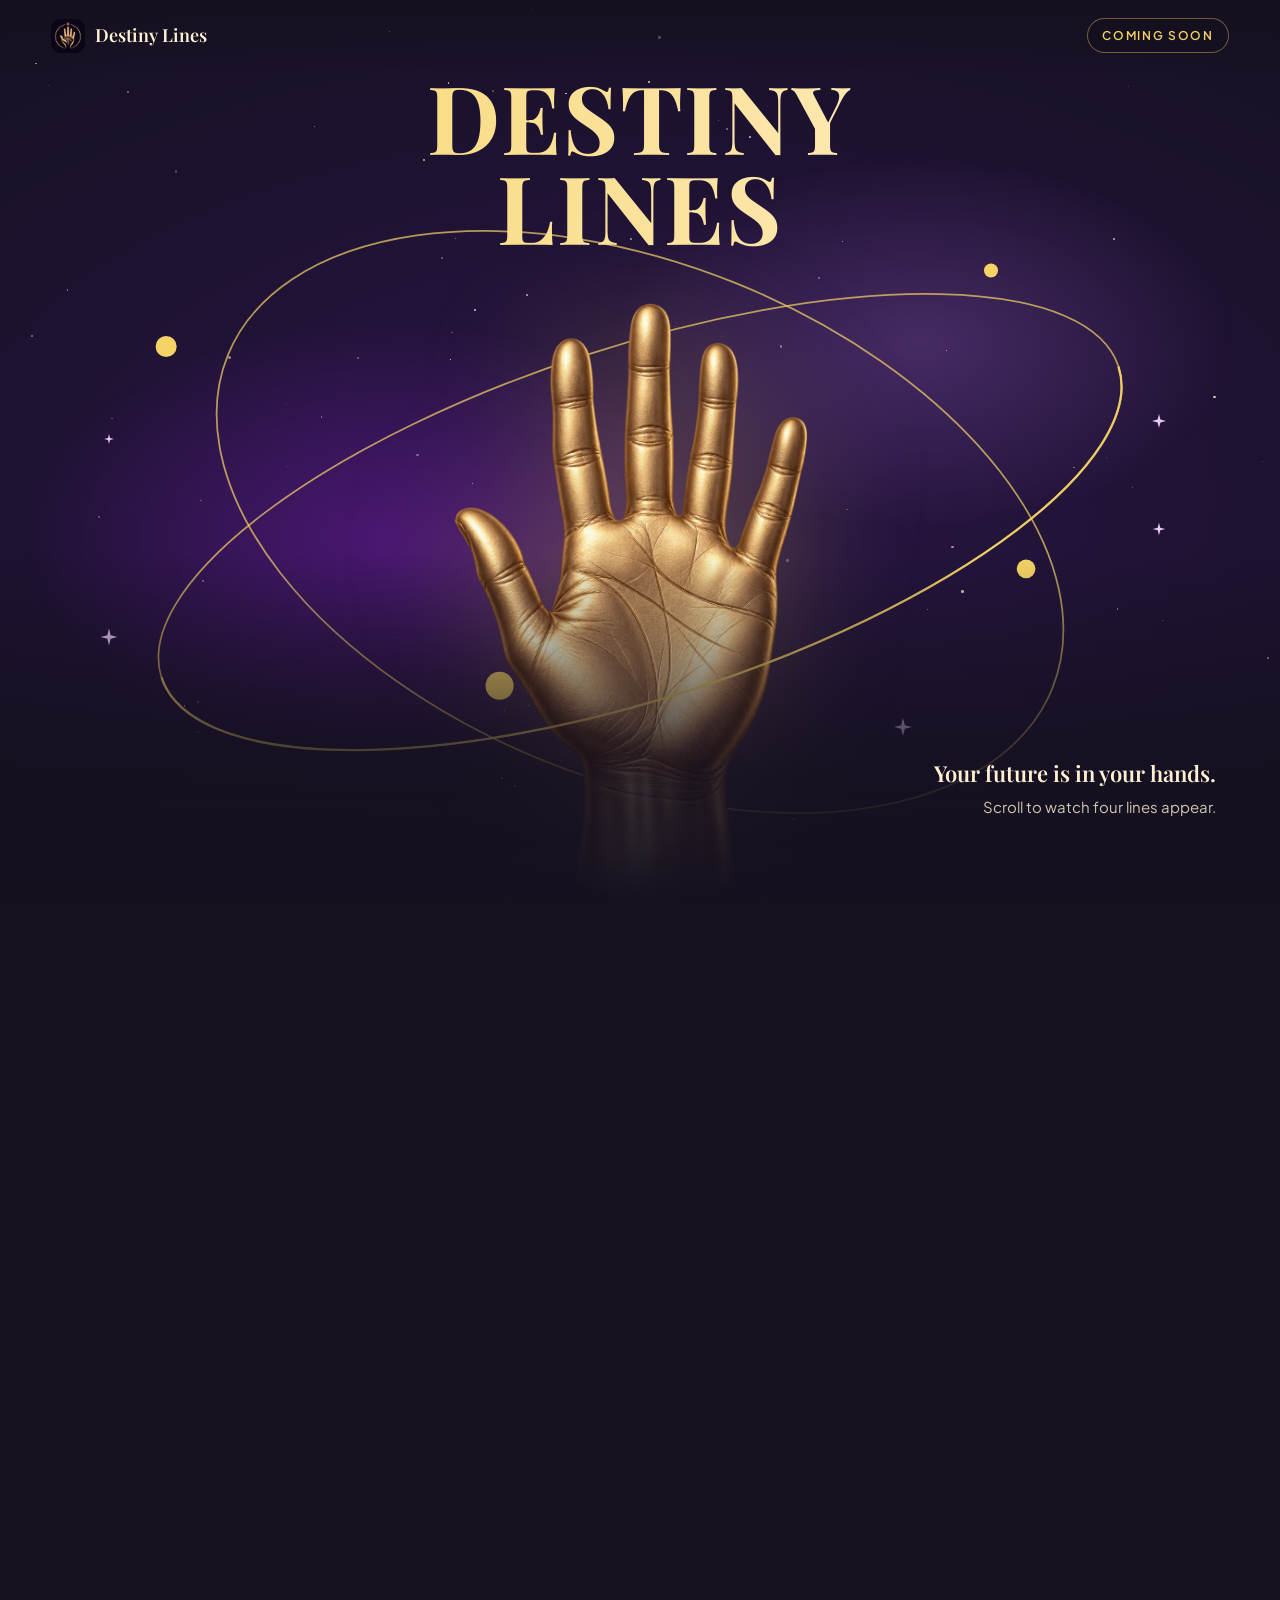
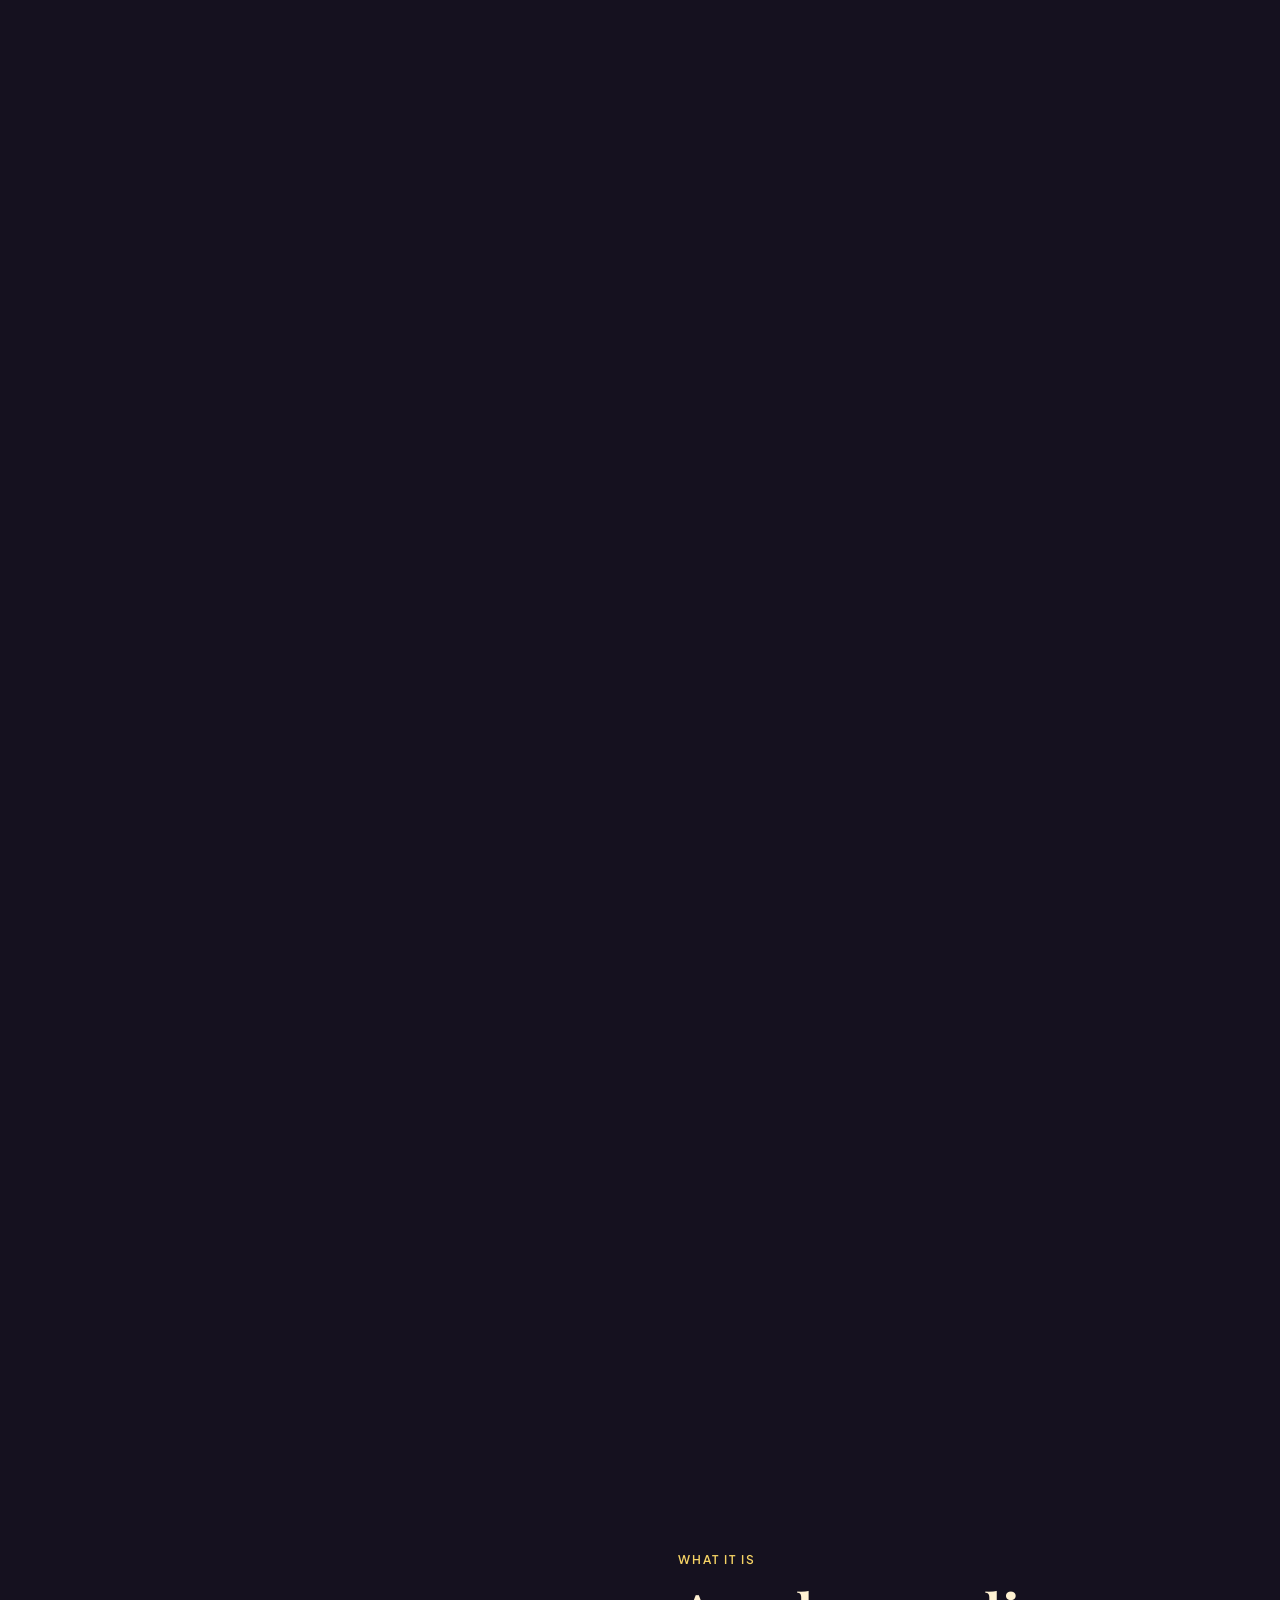
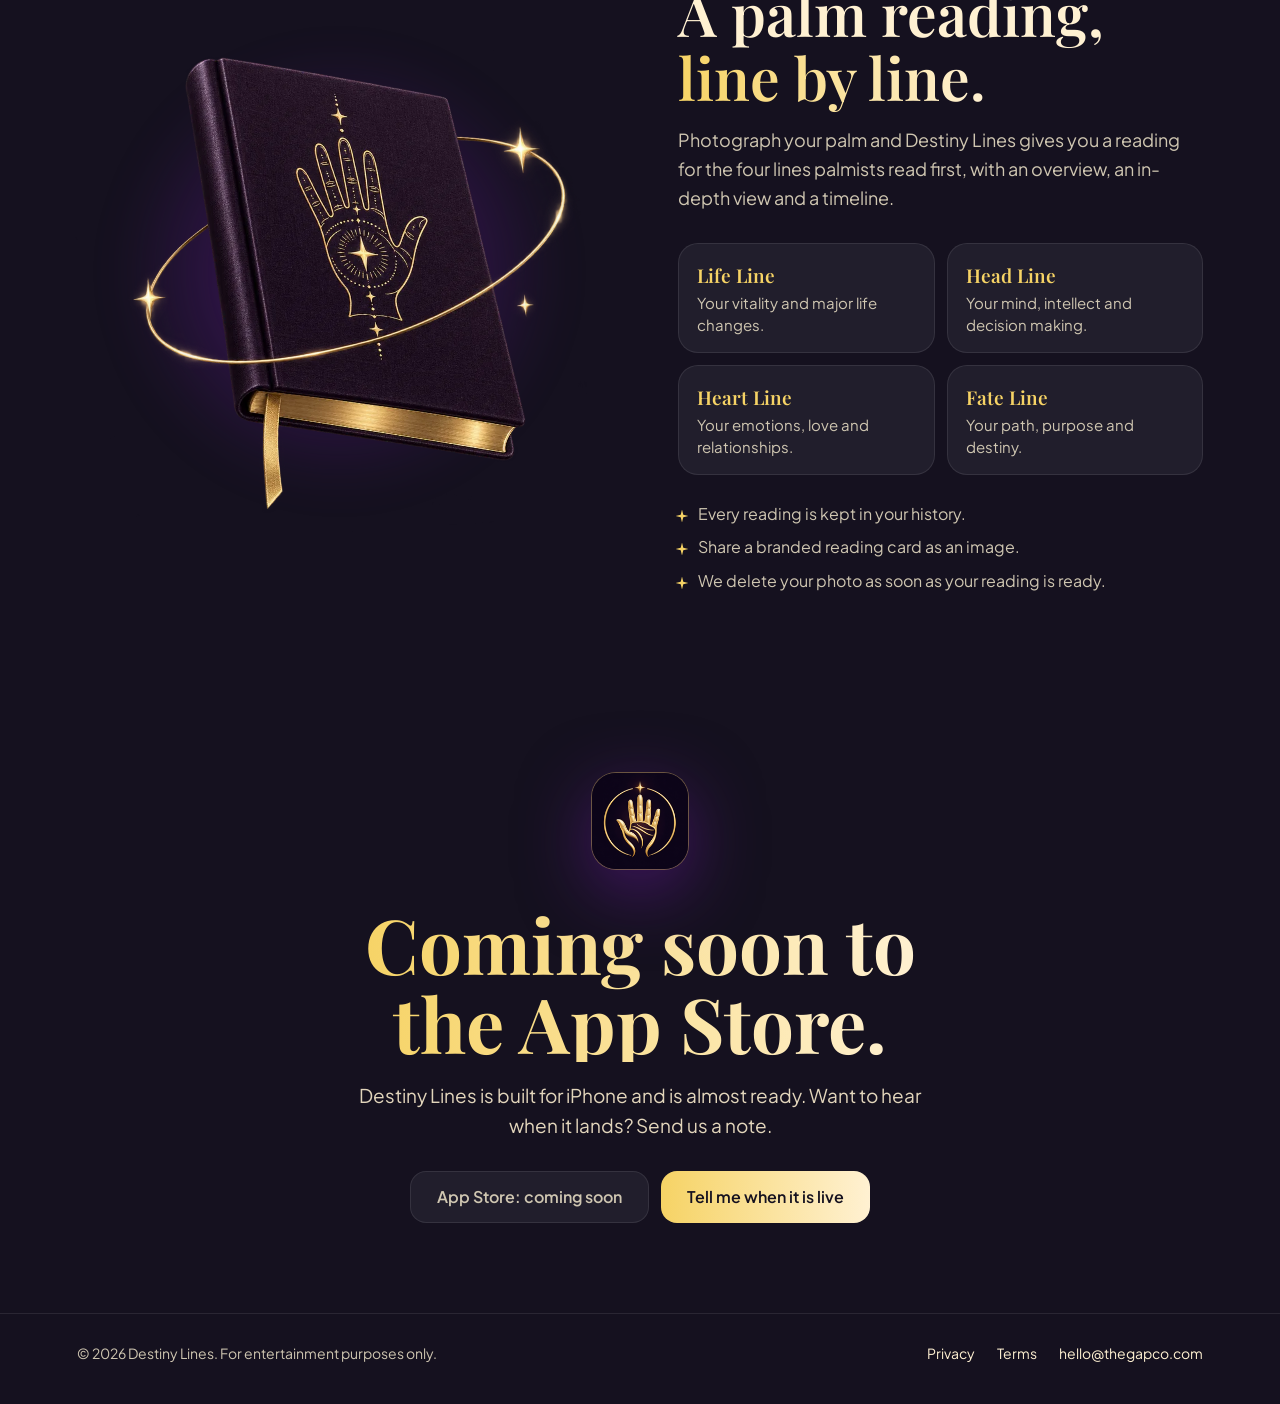
<file: index.html>
<!doctype html>
<html lang="en">
<head>
<meta charset="utf-8">
<meta name="viewport" content="width=device-width, initial-scale=1, viewport-fit=cover">
<title>Destiny Lines | Coming soon to iPhone</title>
<meta name="description" content="Destiny Lines is a palm reading app for iPhone. Photograph your palm and read your Life, Head, Heart and Fate lines. Coming soon to the App Store.">
<meta name="theme-color" content="#15111F">
<link rel="icon" type="image/png" href="assets/favicon.png">
<link rel="apple-touch-icon" href="assets/apple-touch-icon.png">
<meta property="og:type" content="website">
<meta property="og:title" content="Destiny Lines | Coming soon to iPhone">
<meta property="og:description" content="Photograph your palm and read your Life, Head, Heart and Fate lines. Coming soon to the App Store.">
<meta property="og:image" content="https://destinylines.app/assets/og.jpg">
<meta property="og:url" content="https://destinylines.app/">
<link rel="canonical" href="https://destinylines.app/">
<meta name="twitter:card" content="summary">
<meta name="twitter:image" content="https://destinylines.app/assets/og.jpg">
<link rel="preconnect" href="https://fonts.googleapis.com">
<link rel="preconnect" href="https://fonts.gstatic.com" crossorigin>
<link href="https://fonts.googleapis.com/css2?family=Playfair+Display:wght@600;700&family=Plus+Jakarta+Sans:wght@400;500;600&display=swap" rel="stylesheet">
<style>
:root{
  --bg:#15111F; --card:#211E2C; --text:#FFF1D2; --text2:#CFC6B1;
  --gold:#F6D365; --purple:#691A9F; --accent:#C77DFF; --hi:#EACAFF;
  --hairline:rgba(255,255,255,.09);
  --serif:"Playfair Display",Georgia,serif;
  --sans:"Plus Jakarta Sans",system-ui,-apple-system,sans-serif;
  --p:0;
}
*{box-sizing:border-box;margin:0;padding:0}
html{background:var(--bg);scroll-behavior:smooth}
body{background:var(--bg);color:var(--text);font-family:var(--sans);font-size:16px;line-height:1.6;-webkit-font-smoothing:antialiased;overflow-x:hidden}
a{color:inherit}
.gold{background:linear-gradient(90deg,#F6D365,#FFF1D2);-webkit-background-clip:text;background-clip:text;color:transparent}

/* header */
.top{position:fixed;inset:0 0 auto 0;z-index:50;background:linear-gradient(to bottom,rgba(21,17,31,.92),rgba(21,17,31,0));display:flex;align-items:center;justify-content:space-between;padding:18px max(20px,4vw);pointer-events:none}
.brand{display:flex;align-items:center;gap:10px;font-family:var(--serif);font-weight:600;font-size:18px;text-decoration:none;pointer-events:auto}
.brand img{width:34px;height:34px;border-radius:9px}
.pill{font-size:12px;font-weight:600;letter-spacing:.14em;text-transform:uppercase;color:var(--gold);border:1px solid rgba(246,211,101,.4);padding:7px 14px;border-radius:99px;background:rgba(21,17,31,.6);backdrop-filter:blur(8px)}

/* hero */
.hero{position:relative;height:340vh}
.stage{position:sticky;top:0;height:100vh;height:100svh;overflow:hidden;background:radial-gradient(120% 90% at 50% 55%,#2a1646 0%,#1d1230 45%,#15111F 80%)}
.layer{position:absolute;inset:0;will-change:transform}
.stars{transform:translate3d(0,calc(var(--p)*-3%),0)}
.star{position:absolute;border-radius:50%;background:var(--text);opacity:.7}
.nebula{transform:translate3d(0,calc(var(--p)*-7%),0) scale(calc(1 + var(--p)*.12));
  background:radial-gradient(40% 35% at 30% 60%,rgba(105,26,159,.55),transparent 70%),radial-gradient(35% 30% at 72% 38%,rgba(199,125,255,.22),transparent 70%)}
.title{position:absolute;left:0;right:0;top:8vh;text-align:center;z-index:6;transform:translate3d(0,calc(var(--p)*-3vh),0);padding:0 4vw}
.title h1{font-family:var(--serif);font-weight:700;font-size:min(12.5vw,10.5vh);line-height:.95;letter-spacing:.02em;text-transform:uppercase}
.title h1 span{display:block}
.palmwrap{position:absolute;left:50%;bottom:-3vh;height:72vh;aspect-ratio:2/3;transform:translate3d(-50%,calc(var(--p)*-2vh),0) scale(calc(1 + var(--p)*.03));transform-origin:50% 80%;z-index:4}
.palmwrap img.palm{width:100%;height:100%;display:block;filter:drop-shadow(0 0 60px rgba(246,211,101,.25))}
.lines{position:absolute;inset:0;width:100%;height:100%;overflow:visible}
.lines path{fill:none;stroke:#FFF1D2;stroke-width:7;stroke-linecap:round;filter:drop-shadow(0 0 8px #F6D365) drop-shadow(0 0 18px rgba(246,211,101,.8))}
.ringsvg{position:absolute;left:50%;top:50%;width:min(130vh,150vw);height:min(130vh,150vw);margin:calc(min(130vh,150vw)/-2) 0 0 calc(min(130vh,150vw)/-2);overflow:visible}
.ring-back{z-index:3;transform:translateY(8vh) rotate(calc(var(--p)*50deg))}
.ring-front{z-index:5;transform:translateY(8vh) rotate(calc(var(--p)*50deg))}
.ring-back,.ring-front{position:absolute;left:0;top:0;width:100%;height:100%;pointer-events:none}
.ring-front .ringsvg,.ring-back .ringsvg{left:50%;top:50%}
.ringsvg ellipse{fill:none;stroke:var(--gold);stroke-width:1.5;opacity:.7}
.ringsvg circle{fill:var(--gold)}
.fg{z-index:6;pointer-events:none;transform:translate3d(0,calc(var(--p)*-10vh),0)}
.fg i{position:absolute;width:14px;height:14px;background:var(--hi);clip-path:polygon(50% 0,60% 40%,100% 50%,60% 60%,50% 100%,40% 60%,0 50%,40% 40%);filter:drop-shadow(0 0 6px var(--gold))}
.vignette{z-index:7;pointer-events:none;background:linear-gradient(to top,var(--bg) 0%,rgba(21,17,31,.85) 14%,transparent 38%)}

.caption{position:absolute;z-index:8;left:max(24px,5vw);bottom:9vh;max-width:340px}
.caption{opacity:min(1,calc(var(--p)*9))}
.caption .tag{font-size:12px;letter-spacing:.16em;text-transform:uppercase;color:var(--gold);font-weight:600}
.caption h2{font-family:var(--serif);font-size:clamp(28px,3.4vw,46px);line-height:1.1;margin:6px 0 8px;font-weight:600}
.caption p{color:var(--text2);font-size:15px;min-height:3.2em}
.caption .dots{display:flex;gap:8px;margin-top:14px}
.caption .dots b{width:26px;height:3px;border-radius:2px;background:rgba(255,255,255,.18);transition:background .3s}
.caption .dots b.on{background:var(--gold)}
.tagline{position:absolute;z-index:8;right:max(24px,5vw);bottom:9vh;max-width:300px;text-align:right;color:var(--text2);font-size:15px;opacity:calc(1 - var(--p)*3)}
.tagline strong{display:block;font-family:var(--serif);font-size:22px;color:var(--text);font-weight:600;margin-bottom:4px}

/* sections */
section.wrap{position:relative;z-index:2;padding:clamp(64px,10vh,120px) max(24px,6vw)}
.what{display:grid;grid-template-columns:1fr 1fr;gap:clamp(32px,6vw,96px);align-items:center;max-width:1180px;margin:0 auto}
.what .art{position:relative;aspect-ratio:1;display:grid;place-items:center}
.what .art::before{content:"";position:absolute;inset:8%;background:radial-gradient(closest-side,rgba(105,26,159,.6),transparent);filter:blur(20px)}
.what .art img{position:relative;width:100%;height:auto;max-width:520px;transform:translateY(calc(var(--q,0)*-24px)) rotate(calc(-4deg + var(--q,0)*4deg))}
.kicker{font-size:12px;letter-spacing:.16em;text-transform:uppercase;color:var(--gold);font-weight:600}
h2.big{font-family:var(--serif);font-weight:600;font-size:clamp(34px,4.6vw,60px);line-height:1.08;margin:12px 0 18px}
.lead{color:var(--text2);font-size:18px;max-width:46ch}
.four{display:grid;grid-template-columns:1fr 1fr;gap:12px;margin:30px 0 26px}
.four div{background:var(--card);border:1px solid var(--hairline);border-radius:20px;padding:16px 18px}
.four b{display:block;font-family:var(--serif);font-size:19px;font-weight:600;color:var(--gold)}
.four span{font-size:15px;color:var(--text2);line-height:1.45;display:block;margin-top:2px}
.also{list-style:none;display:grid;gap:8px;color:var(--text2);font-size:16px}
.also li::before{content:"";display:inline-block;width:8px;height:8px;margin-right:12px;background:var(--gold);clip-path:polygon(50% 0,60% 40%,100% 50%,60% 60%,50% 100%,40% 60%,0 50%,40% 40%);transform:scale(1.6)}

.close{text-align:center;max-width:720px;margin:0 auto;padding-bottom:clamp(60px,10vh,110px)}
.close .icon{width:96px;height:96px;border-radius:24px;box-shadow:0 0 0 1px rgba(246,211,101,.35),0 20px 70px rgba(105,26,159,.55);margin-bottom:28px}
.close h2{font-family:var(--serif);font-weight:700;font-size:clamp(38px,6vw,76px);line-height:1.04}
.close p{color:var(--text);opacity:.88;margin:18px auto 30px;max-width:44ch;font-size:19px}
.btns{display:flex;gap:12px;justify-content:center;flex-wrap:wrap}
.btn{display:inline-flex;align-items:center;justify-content:center;min-height:52px;padding:0 26px;border-radius:16px;font-weight:600;font-size:16px;text-decoration:none}
.btn.dis{background:var(--card);border:1px solid var(--hairline);color:var(--text2);cursor:default}
.btn.go{background:linear-gradient(90deg,#F6D365,#FFF1D2);color:#15111F}
.btn.go:hover{filter:brightness(1.06)}
:focus-visible{outline:2px solid var(--hi);outline-offset:3px}
footer{position:relative;z-index:2;border-top:1px solid var(--hairline);padding:28px max(24px,6vw) 40px;display:flex;flex-wrap:wrap;gap:12px 28px;justify-content:space-between;color:var(--text2);font-size:14px}
footer nav{display:flex;gap:22px}
footer a{text-decoration:none;color:var(--text)}
footer a:hover{color:var(--text)}

/* mobile composition */
@media (max-width:760px){
  .hero{height:300vh}
  .title{top:10vh}
  .title h1{font-size:clamp(46px,16vw,90px)}
  .palmwrap{height:56vh;bottom:17vh}
  .caption{left:24px;right:24px;bottom:5vh;max-width:none;text-align:center}
  .caption .dots{justify-content:center}
  .caption p{min-height:3em;font-size:14px}
  .tagline{left:24px;right:24px;bottom:5vh;max-width:none;text-align:center}
  .ringsvg{width:150vw;height:150vw;margin:-75vw 0 0 -75vw}
  .ring-back,.ring-front{transform:translateY(-4vh) rotate(calc(var(--p)*50deg))}
  .what{grid-template-columns:1fr}
  .what .art{max-width:380px;margin:0 auto}
  .four{grid-template-columns:1fr}
  .top{padding:14px 16px}
  .pill{font-size:11px;padding:6px 11px}
}
@media (prefers-reduced-motion:reduce){
  html{scroll-behavior:auto}
  .hero{height:auto}
  .stage{position:relative}
  *{transition:none!important}
  .layer,.title,.palmwrap,.ring-back,.ring-front,.what .art img{transform-style:flat}
}
</style>
</head>
<body>
<header class="top">
  <a class="brand" href="#top"><img src="assets/apple-touch-icon.png" alt="" width="34" height="34"><span>Destiny Lines</span></a>
  <span class="pill">Coming soon</span>
</header>

<main id="top">
<div class="hero" id="hero">
  <div class="stage">
    <div class="layer stars" id="stars" aria-hidden="true"></div>
    <div class="layer nebula" aria-hidden="true"></div>

    <div class="title">
      <h1 class="gold"><span>Destiny</span><span>Lines</span></h1>
    </div>

    <div class="layer ring-back" aria-hidden="true">
      <svg class="ringsvg" viewBox="-500 -500 1000 1000">
        <g transform="rotate(-18)"><ellipse rx="430" ry="150"/><ellipse rx="380" ry="220" transform="rotate(40)"/></g>
        <circle cx="-405" cy="-150" r="9"/><circle cx="300" cy="-215" r="6"/>
      </svg>
    </div>

    <div class="palmwrap" id="palmwrap">
      <img class="palm" src="assets/palm.webp" alt="A golden open palm, lit from within" width="1024" height="1536" fetchpriority="high">
      <svg class="lines" viewBox="0 0 1024 1536" aria-hidden="true">
        <path id="l-life"  d="M345 692 C 420 715, 475 770, 502 815 S 540 920, 548 985 S 552 1050, 549 1085"/>
        <path id="l-head"  d="M345 692 C 430 730, 520 768, 598 828 S 700 915, 765 945"/>
        <path id="l-heart" d="M835 802 C 760 785, 680 765, 617 745 C 580 730, 550 710, 530 690"/>
        <path id="l-fate"  d="M555 1085 C 585 1000, 590 920, 582 840 C 575 770, 555 700, 535 640"/>
      </svg>
    </div>

    <div class="layer ring-front" aria-hidden="true">
      <svg class="ringsvg" viewBox="-500 -500 1000 1000">
        <g transform="rotate(-18)"><path d="M-430 0 A430 150 0 0 0 430 0" fill="none" stroke="#F6D365" stroke-width="2" opacity=".9"/></g>
        <circle cx="-120" cy="140" r="12"/><circle cx="330" cy="40" r="8"/>
      </svg>
    </div>

    <div class="layer fg" id="fg" aria-hidden="true"></div>
    <div class="layer vignette" aria-hidden="true"></div>

    <div class="tagline">
      <strong>Your future is in your hands.</strong>
      Scroll to watch four lines appear.
    </div>

    <div class="caption" id="caption" aria-live="polite">
      <div class="tag" id="cap-tag">The Four Lines</div>
      <h2 id="cap-h">Life Line</h2>
      <p id="cap-p">Your vitality and major life changes.</p>
      <div class="dots" aria-hidden="true"><b></b><b></b><b></b><b></b></div>
    </div>
  </div>
</div>

<section class="wrap">
  <div class="what">
    <div class="art"><img id="journal" src="assets/journal.webp" alt="A purple journal embossed with a gold hand and star, ringed by an orbit of light" width="900" height="900" loading="lazy"></div>
    <div>
      <div class="kicker">What it is</div>
      <h2 class="big">A palm reading, <span class="gold">line by line.</span></h2>
      <p class="lead">Photograph your palm and Destiny Lines gives you a reading for the four lines palmists read first, with an overview, an in-depth view and a timeline.</p>
      <div class="four">
        <div><b>Life Line</b><span>Your vitality and major life changes.</span></div>
        <div><b>Head Line</b><span>Your mind, intellect and decision making.</span></div>
        <div><b>Heart Line</b><span>Your emotions, love and relationships.</span></div>
        <div><b>Fate Line</b><span>Your path, purpose and destiny.</span></div>
      </div>
      <ul class="also">
        <li>Every reading is kept in your history.</li>
        <li>Share a branded reading card as an image.</li>
        <li>We delete your photo as soon as your reading is ready.</li>
      </ul>
    </div>
  </div>
</section>

<section class="wrap close">
  <img class="icon" src="assets/apple-touch-icon.png" alt="Destiny Lines app icon" width="96" height="96">
  <h2 class="gold">Coming soon to the App Store.</h2>
  <p>Destiny Lines is built for iPhone and is almost ready. Want to hear when it lands? Send us a note.</p>
  <div class="btns">
    <span class="btn dis" role="note">App Store: coming soon</span>
    <a class="btn go" href="mailto:hello@thegapco.com?subject=Destiny%20Lines%20launch">Tell me when it is live</a>
  </div>
</section>
</main>

<footer>
  <span>&copy; 2026 Destiny Lines. For entertainment purposes only.</span>
  <nav>
    <a href="/privacy">Privacy</a>
    <a href="/terms">Terms</a>
    <a href="mailto:hello@thegapco.com">hello@thegapco.com</a>
  </nav>
</footer>

<script>
(function(){
  var reduce = matchMedia('(prefers-reduced-motion: reduce)').matches;
  var hero = document.getElementById('hero');
  var lines = ['l-life','l-head','l-heart','l-fate'].map(function(id){
    var el = document.getElementById(id), len = el.getTotalLength();
    el.style.strokeDasharray = len; el.style.strokeDashoffset = len; el._len = len; return el;
  });
  var info = [
    ['Life Line','Your vitality and major life changes.'],
    ['Head Line','Your mind, intellect and decision making.'],
    ['Heart Line','Your emotions, love and relationships.'],
    ['Fate Line','Your path, purpose and destiny.']
  ];
  var h = document.getElementById('cap-h'), pp = document.getElementById('cap-p'), tag = document.getElementById('cap-tag');
  var dots = document.querySelectorAll('.dots b');

  // star field (back plane) and sparkles (front plane)
  var sf = document.getElementById('stars'), seed = 7;
  function rnd(){ seed = (seed*9301+49297)%233280; return seed/233280; }
  for (var i=0;i<90;i++){ var s=document.createElement('div'); s.className='star';
    var z=rnd()*2.2+.6; s.style.cssText='left:'+rnd()*100+'%;top:'+rnd()*115+'%;width:'+z+'px;height:'+z+'px;opacity:'+(.25+rnd()*.6); sf.appendChild(s); }
  var fg = document.getElementById('fg');
  [[8,70,1.2],[90,58,.9],[8,48,.7],[90,46,1],[50,88,.8],[70,80,1.3]].forEach(function(a){
    var i=document.createElement('i'); i.style.cssText='left:'+a[0]+'%;top:'+a[1]+'%;transform:scale('+a[2]+')'; fg.appendChild(i); });

  var cur = -1;
  function setCaption(n){
    if(n===cur) return; cur=n;
    if(n<0){ tag.textContent='The Four Lines'; h.textContent='Life Line'; pp.textContent=info[0][1]; }
    else { tag.textContent='Line '+(n+1)+' of 4'; h.textContent=info[n][0]; pp.textContent=info[n][1]; }
    dots.forEach(function(d,i){ d.classList.toggle('on', i<=n); });
  }
  function draw(p){
    lines.forEach(function(el,i){
      var a = .12 + i*.19, t = Math.min(1,Math.max(0,(p-a)/.17));
      el.style.strokeDashoffset = el._len*(1-t);
      el.style.opacity = t>0 ? 1 : 0;
    });
    var n=-1; for(var i=0;i<4;i++){ if(p >= .12+i*.19) n=i; } setCaption(n);
  }
  var q = document.getElementById('journal'), what = document.querySelector('.what');
  function update(){
    var r = hero.getBoundingClientRect(), vh = innerHeight;
    var p = Math.min(1,Math.max(0,-r.top/(r.height-vh)));
    hero.style.setProperty('--p', p.toFixed(4)); draw(p);
    var w = what.getBoundingClientRect(), t = 1 - (w.top + w.height/2)/vh;
    what.style.setProperty('--q', Math.min(1,Math.max(0,t)).toFixed(3));
  }
  if(reduce){
    hero.style.setProperty('--p', 0);
    lines.forEach(function(el){ el.style.strokeDashoffset=0; el.style.opacity=1; });
    tag.textContent='The Four Lines'; h.textContent='Life, Head, Heart, Fate'; pp.textContent='Four lines, read one by one in the app.';
    dots.forEach(function(d){ d.classList.add('on'); });
    document.querySelector('.tagline').style.display='none';document.querySelector('.caption').style.opacity=1;
  } else {
    var tick=false;
    addEventListener('scroll',function(){ if(!tick){ tick=true; requestAnimationFrame(function(){ tick=false; update(); }); } },{passive:true});
    addEventListener('resize',update); update();
  }
})();
</script>
</body>
</html>
</file>
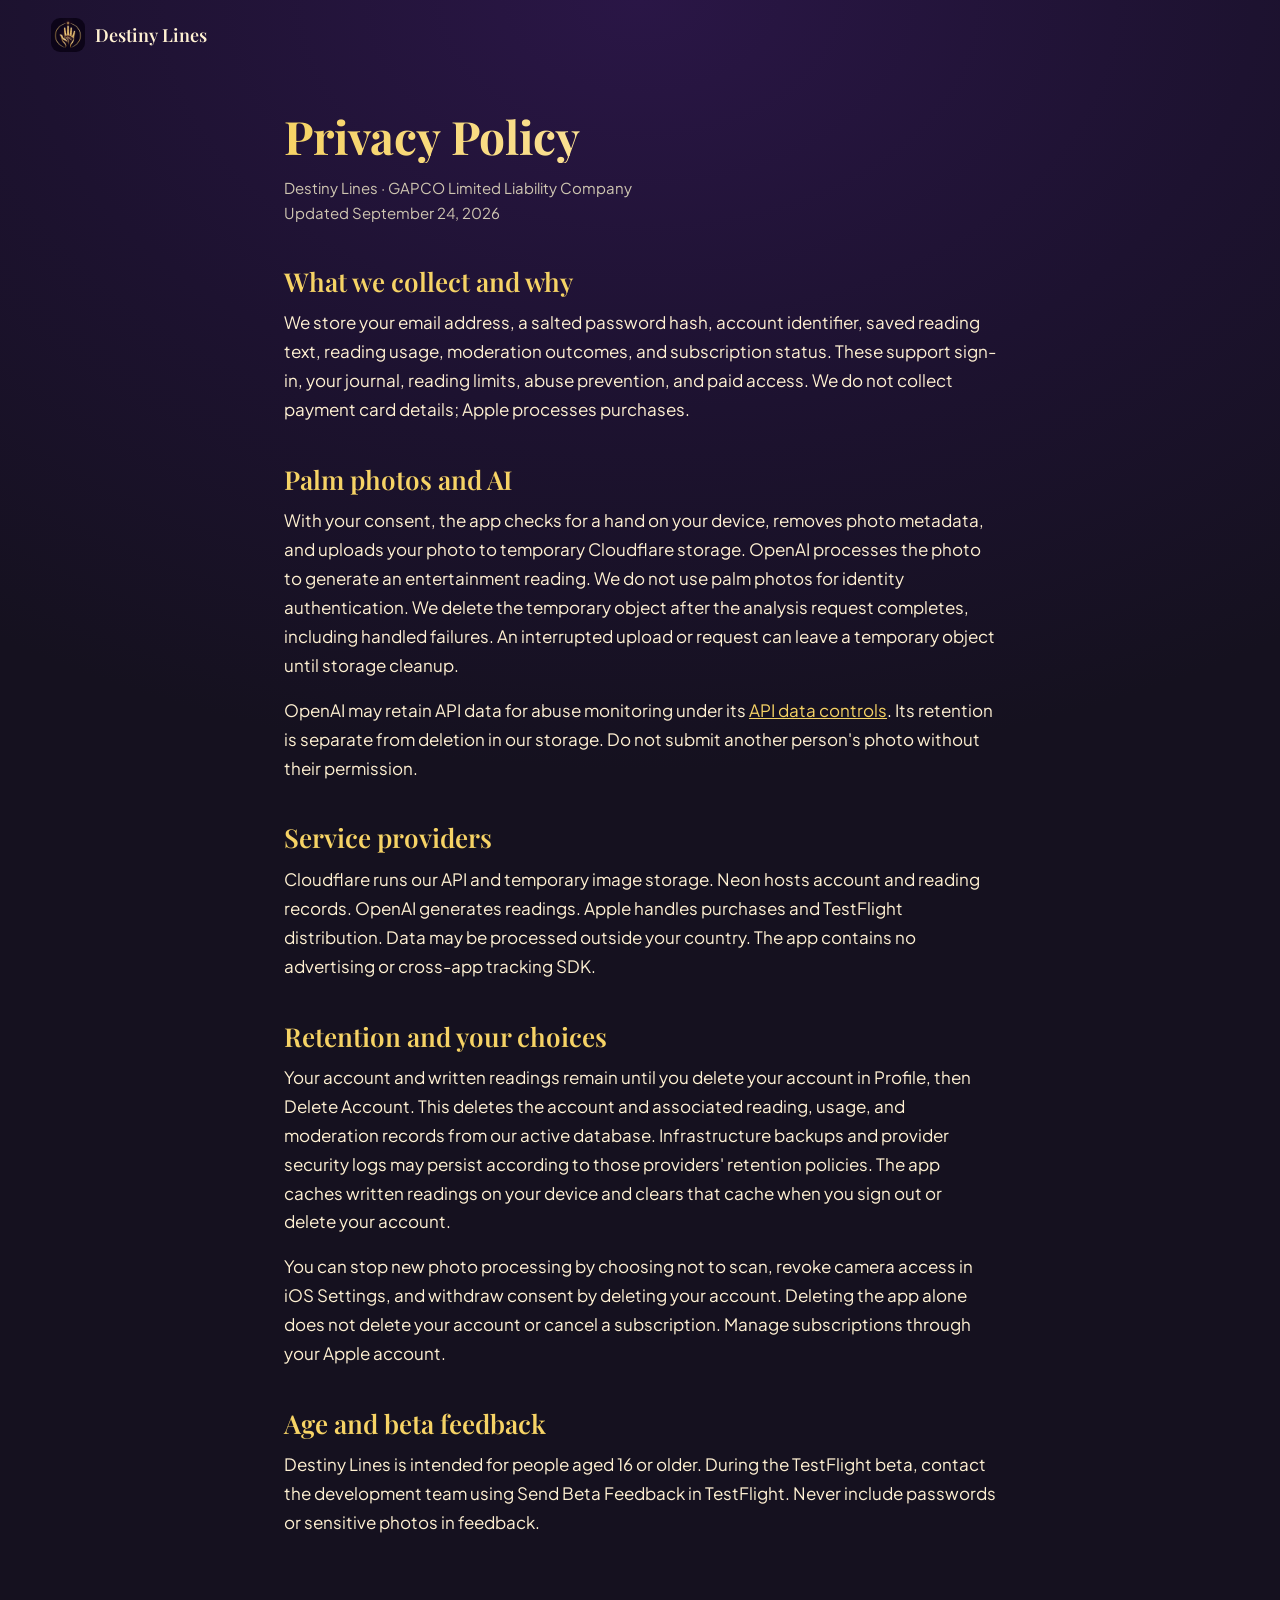
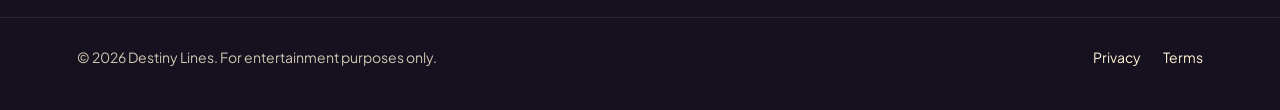
<file: privacy/index.html>
<!doctype html>
<html lang="en">
<head>
<meta charset="utf-8">
<meta name="viewport" content="width=device-width, initial-scale=1, viewport-fit=cover">
<title>Privacy Policy | Destiny Lines</title>
<meta name="theme-color" content="#15111F">
<link rel="icon" type="image/png" href="/assets/favicon.png">
<link rel="apple-touch-icon" href="/assets/apple-touch-icon.png">
<link rel="canonical" href="https://destinylines.app/privacy">
<link rel="preconnect" href="https://fonts.googleapis.com">
<link rel="preconnect" href="https://fonts.gstatic.com" crossorigin>
<link href="https://fonts.googleapis.com/css2?family=Playfair+Display:wght@600;700&family=Plus+Jakarta+Sans:wght@400;500;600&display=swap" rel="stylesheet">
<style>
:root{--bg:#15111F;--text:#FFF1D2;--text2:#CFC6B1;--gold:#F6D365;--hairline:rgba(255,255,255,.09);--serif:"Playfair Display",Georgia,serif;--sans:"Plus Jakarta Sans",system-ui,-apple-system,sans-serif}
*{box-sizing:border-box;margin:0;padding:0}
html{background:var(--bg)}
body{background:radial-gradient(120% 60% at 50% 0%,#2a1646 0%,#1d1230 40%,#15111F 75%) no-repeat,var(--bg);color:var(--text);font-family:var(--sans);font-size:17px;line-height:1.7;-webkit-font-smoothing:antialiased;min-height:100vh;display:flex;flex-direction:column}
a{color:var(--gold)}
.top{display:flex;align-items:center;justify-content:space-between;padding:18px max(20px,4vw)}
.brand{display:flex;align-items:center;gap:10px;font-family:var(--serif);font-weight:600;font-size:18px;text-decoration:none;color:var(--text)}
.brand img{width:34px;height:34px;border-radius:9px}
main{flex:1;width:100%;max-width:760px;margin:0 auto;padding:40px 24px 64px}
h1{font-family:var(--serif);font-weight:700;font-size:clamp(34px,6vw,46px);line-height:1.15;margin-bottom:12px;background:linear-gradient(90deg,#F6D365,#FFF1D2);-webkit-background-clip:text;background-clip:text;color:transparent}
h2{font-family:var(--serif);font-weight:600;font-size:26px;line-height:1.25;margin-top:40px;margin-bottom:10px;color:var(--gold)}
p{margin-bottom:16px}
.meta{color:var(--text2);font-size:15px;margin-bottom:8px}
footer{border-top:1px solid var(--hairline);padding:28px max(24px,6vw) 40px;display:flex;flex-wrap:wrap;gap:12px 28px;justify-content:space-between;color:var(--text2);font-size:14px}
footer nav{display:flex;gap:22px}
footer a{text-decoration:none;color:var(--text)}
footer a:hover{color:var(--gold)}
</style>
</head>
<body>
<header class="top">
  <a class="brand" href="/"><img src="/assets/apple-touch-icon.png" alt="" width="34" height="34"><span>Destiny Lines</span></a>
</header>
<main>
<h1>Privacy Policy</h1><p class="meta">Destiny Lines &middot; GAPCO Limited Liability Company<br>Updated September 24, 2026</p>

<h2>What we collect and why</h2><p>We store your email address, a salted password hash, account identifier, saved reading text, reading usage, moderation outcomes, and subscription status. These support sign-in, your journal, reading limits, abuse prevention, and paid access. We do not collect payment card details; Apple processes purchases.</p>

<h2>Palm photos and AI</h2><p>With your consent, the app checks for a hand on your device, removes photo metadata, and uploads your photo to temporary Cloudflare storage. OpenAI processes the photo to generate an entertainment reading. We do not use palm photos for identity authentication. We delete the temporary object after the analysis request completes, including handled failures. An interrupted upload or request can leave a temporary object until storage cleanup.</p><p>OpenAI may retain API data for abuse monitoring under its <a href="https://platform.openai.com/docs/guides/your-data">API data controls</a>. Its retention is separate from deletion in our storage. Do not submit another person's photo without their permission.</p>

<h2>Service providers</h2><p>Cloudflare runs our API and temporary image storage. Neon hosts account and reading records. OpenAI generates readings. Apple handles purchases and TestFlight distribution. Data may be processed outside your country. The app contains no advertising or cross-app tracking SDK.</p>

<h2>Retention and your choices</h2><p>Your account and written readings remain until you delete your account in Profile, then Delete Account. This deletes the account and associated reading, usage, and moderation records from our active database. Infrastructure backups and provider security logs may persist according to those providers' retention policies. The app caches written readings on your device and clears that cache when you sign out or delete your account.</p><p>You can stop new photo processing by choosing not to scan, revoke camera access in iOS Settings, and withdraw consent by deleting your account. Deleting the app alone does not delete your account or cancel a subscription. Manage subscriptions through your Apple account.</p>

<h2>Age and beta feedback</h2><p>Destiny Lines is intended for people aged 16 or older. During the TestFlight beta, contact the development team using Send Beta Feedback in TestFlight. Never include passwords or sensitive photos in feedback.</p>
</main>
<footer>
  <span>&copy; 2026 Destiny Lines. For entertainment purposes only.</span>
  <nav>
    <a href="/privacy">Privacy</a>
    <a href="/terms">Terms</a>
  </nav>
</footer>
</body>
</html>
</file>
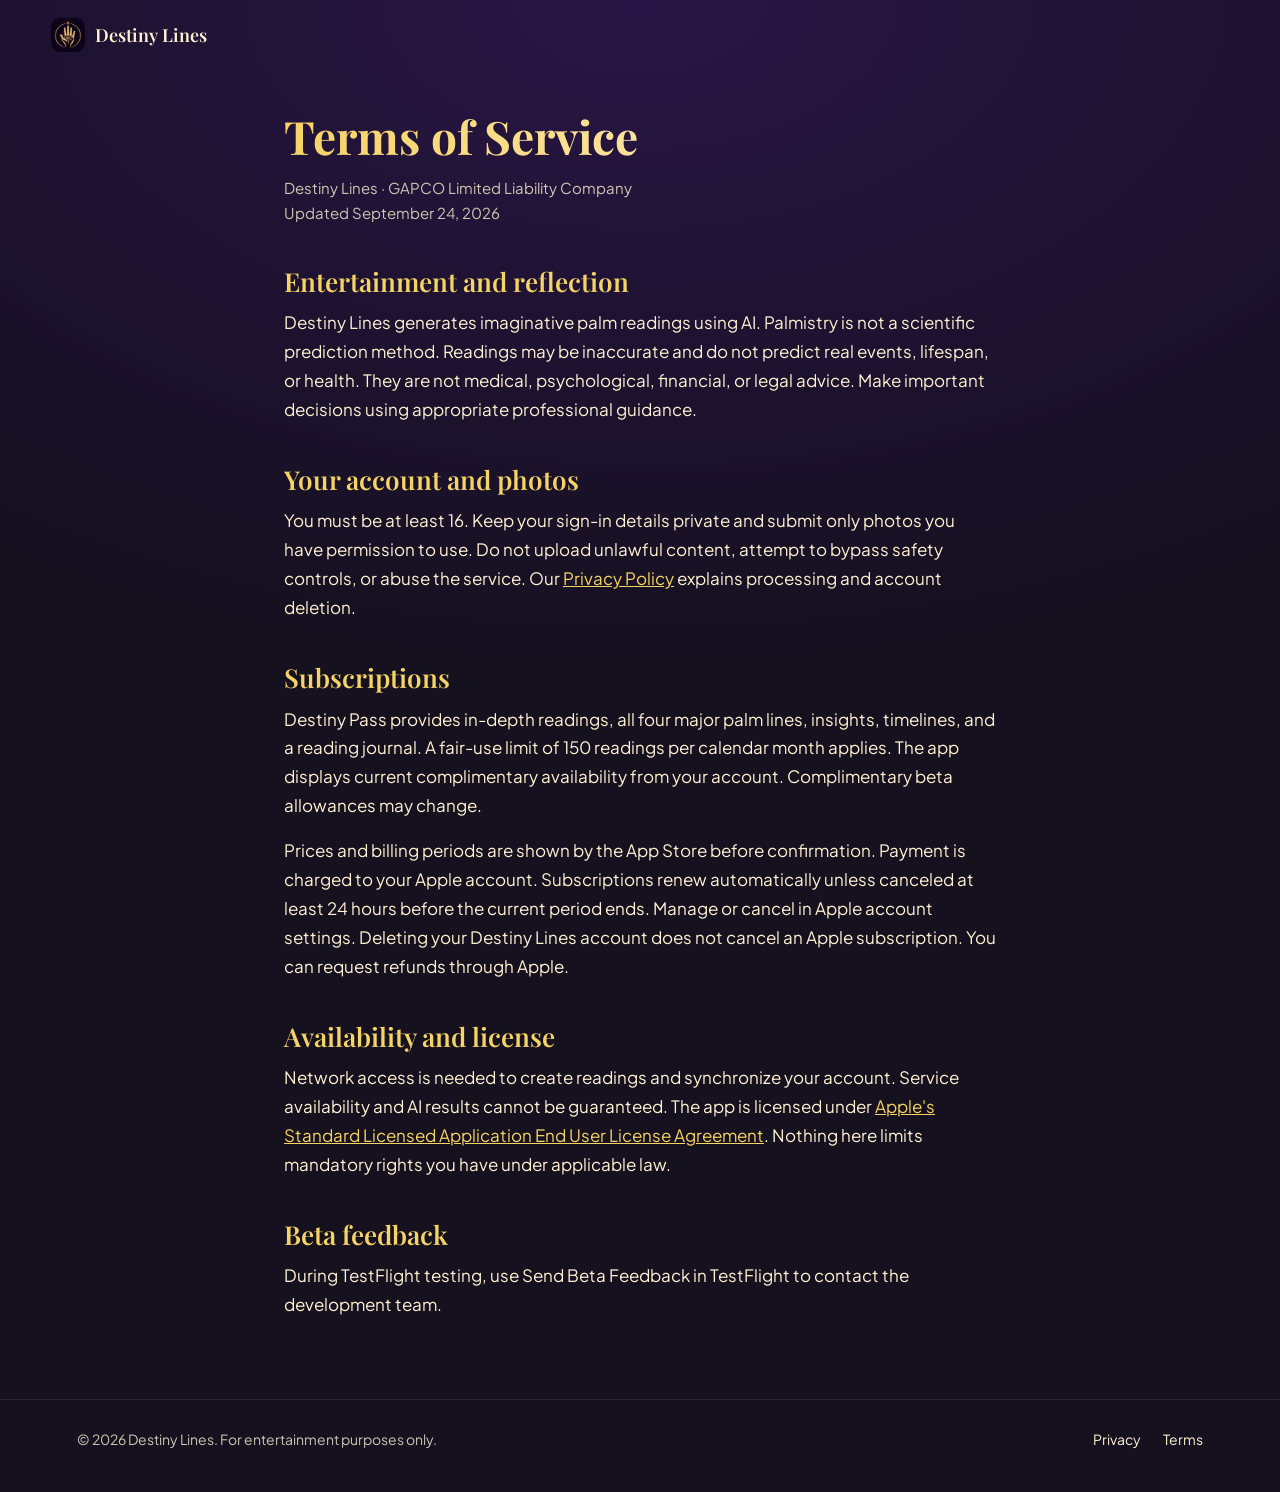
<file: terms/index.html>
<!doctype html>
<html lang="en">
<head>
<meta charset="utf-8">
<meta name="viewport" content="width=device-width, initial-scale=1, viewport-fit=cover">
<title>Terms of Service | Destiny Lines</title>
<meta name="theme-color" content="#15111F">
<link rel="icon" type="image/png" href="/assets/favicon.png">
<link rel="apple-touch-icon" href="/assets/apple-touch-icon.png">
<link rel="canonical" href="https://destinylines.app/terms">
<link rel="preconnect" href="https://fonts.googleapis.com">
<link rel="preconnect" href="https://fonts.gstatic.com" crossorigin>
<link href="https://fonts.googleapis.com/css2?family=Playfair+Display:wght@600;700&family=Plus+Jakarta+Sans:wght@400;500;600&display=swap" rel="stylesheet">
<style>
:root{--bg:#15111F;--text:#FFF1D2;--text2:#CFC6B1;--gold:#F6D365;--hairline:rgba(255,255,255,.09);--serif:"Playfair Display",Georgia,serif;--sans:"Plus Jakarta Sans",system-ui,-apple-system,sans-serif}
*{box-sizing:border-box;margin:0;padding:0}
html{background:var(--bg)}
body{background:radial-gradient(120% 60% at 50% 0%,#2a1646 0%,#1d1230 40%,#15111F 75%) no-repeat,var(--bg);color:var(--text);font-family:var(--sans);font-size:17px;line-height:1.7;-webkit-font-smoothing:antialiased;min-height:100vh;display:flex;flex-direction:column}
a{color:var(--gold)}
.top{display:flex;align-items:center;justify-content:space-between;padding:18px max(20px,4vw)}
.brand{display:flex;align-items:center;gap:10px;font-family:var(--serif);font-weight:600;font-size:18px;text-decoration:none;color:var(--text)}
.brand img{width:34px;height:34px;border-radius:9px}
main{flex:1;width:100%;max-width:760px;margin:0 auto;padding:40px 24px 64px}
h1{font-family:var(--serif);font-weight:700;font-size:clamp(34px,6vw,46px);line-height:1.15;margin-bottom:12px;background:linear-gradient(90deg,#F6D365,#FFF1D2);-webkit-background-clip:text;background-clip:text;color:transparent}
h2{font-family:var(--serif);font-weight:600;font-size:26px;line-height:1.25;margin-top:40px;margin-bottom:10px;color:var(--gold)}
p{margin-bottom:16px}
.meta{color:var(--text2);font-size:15px;margin-bottom:8px}
footer{border-top:1px solid var(--hairline);padding:28px max(24px,6vw) 40px;display:flex;flex-wrap:wrap;gap:12px 28px;justify-content:space-between;color:var(--text2);font-size:14px}
footer nav{display:flex;gap:22px}
footer a{text-decoration:none;color:var(--text)}
footer a:hover{color:var(--gold)}
</style>
</head>
<body>
<header class="top">
  <a class="brand" href="/"><img src="/assets/apple-touch-icon.png" alt="" width="34" height="34"><span>Destiny Lines</span></a>
</header>
<main>
<h1>Terms of Service</h1><p class="meta">Destiny Lines &middot; GAPCO Limited Liability Company<br>Updated September 24, 2026</p>

<h2>Entertainment and reflection</h2><p>Destiny Lines generates imaginative palm readings using AI. Palmistry is not a scientific prediction method. Readings may be inaccurate and do not predict real events, lifespan, or health. They are not medical, psychological, financial, or legal advice. Make important decisions using appropriate professional guidance.</p>

<h2>Your account and photos</h2><p>You must be at least 16. Keep your sign-in details private and submit only photos you have permission to use. Do not upload unlawful content, attempt to bypass safety controls, or abuse the service. Our <a href="/privacy">Privacy Policy</a> explains processing and account deletion.</p>

<h2>Subscriptions</h2><p>Destiny Pass provides in-depth readings, all four major palm lines, insights, timelines, and a reading journal. A fair-use limit of 150 readings per calendar month applies. The app displays current complimentary availability from your account. Complimentary beta allowances may change.</p><p>Prices and billing periods are shown by the App Store before confirmation. Payment is charged to your Apple account. Subscriptions renew automatically unless canceled at least 24 hours before the current period ends. Manage or cancel in Apple account settings. Deleting your Destiny Lines account does not cancel an Apple subscription. You can request refunds through Apple.</p>

<h2>Availability and license</h2><p>Network access is needed to create readings and synchronize your account. Service availability and AI results cannot be guaranteed. The app is licensed under <a href="https://www.apple.com/legal/internet-services/itunes/dev/stdeula/">Apple's Standard Licensed Application End User License Agreement</a>. Nothing here limits mandatory rights you have under applicable law.</p>

<h2>Beta feedback</h2><p>During TestFlight testing, use Send Beta Feedback in TestFlight to contact the development team.</p>
</main>
<footer>
  <span>&copy; 2026 Destiny Lines. For entertainment purposes only.</span>
  <nav>
    <a href="/privacy">Privacy</a>
    <a href="/terms">Terms</a>
  </nav>
</footer>
</body>
</html>
</file>
